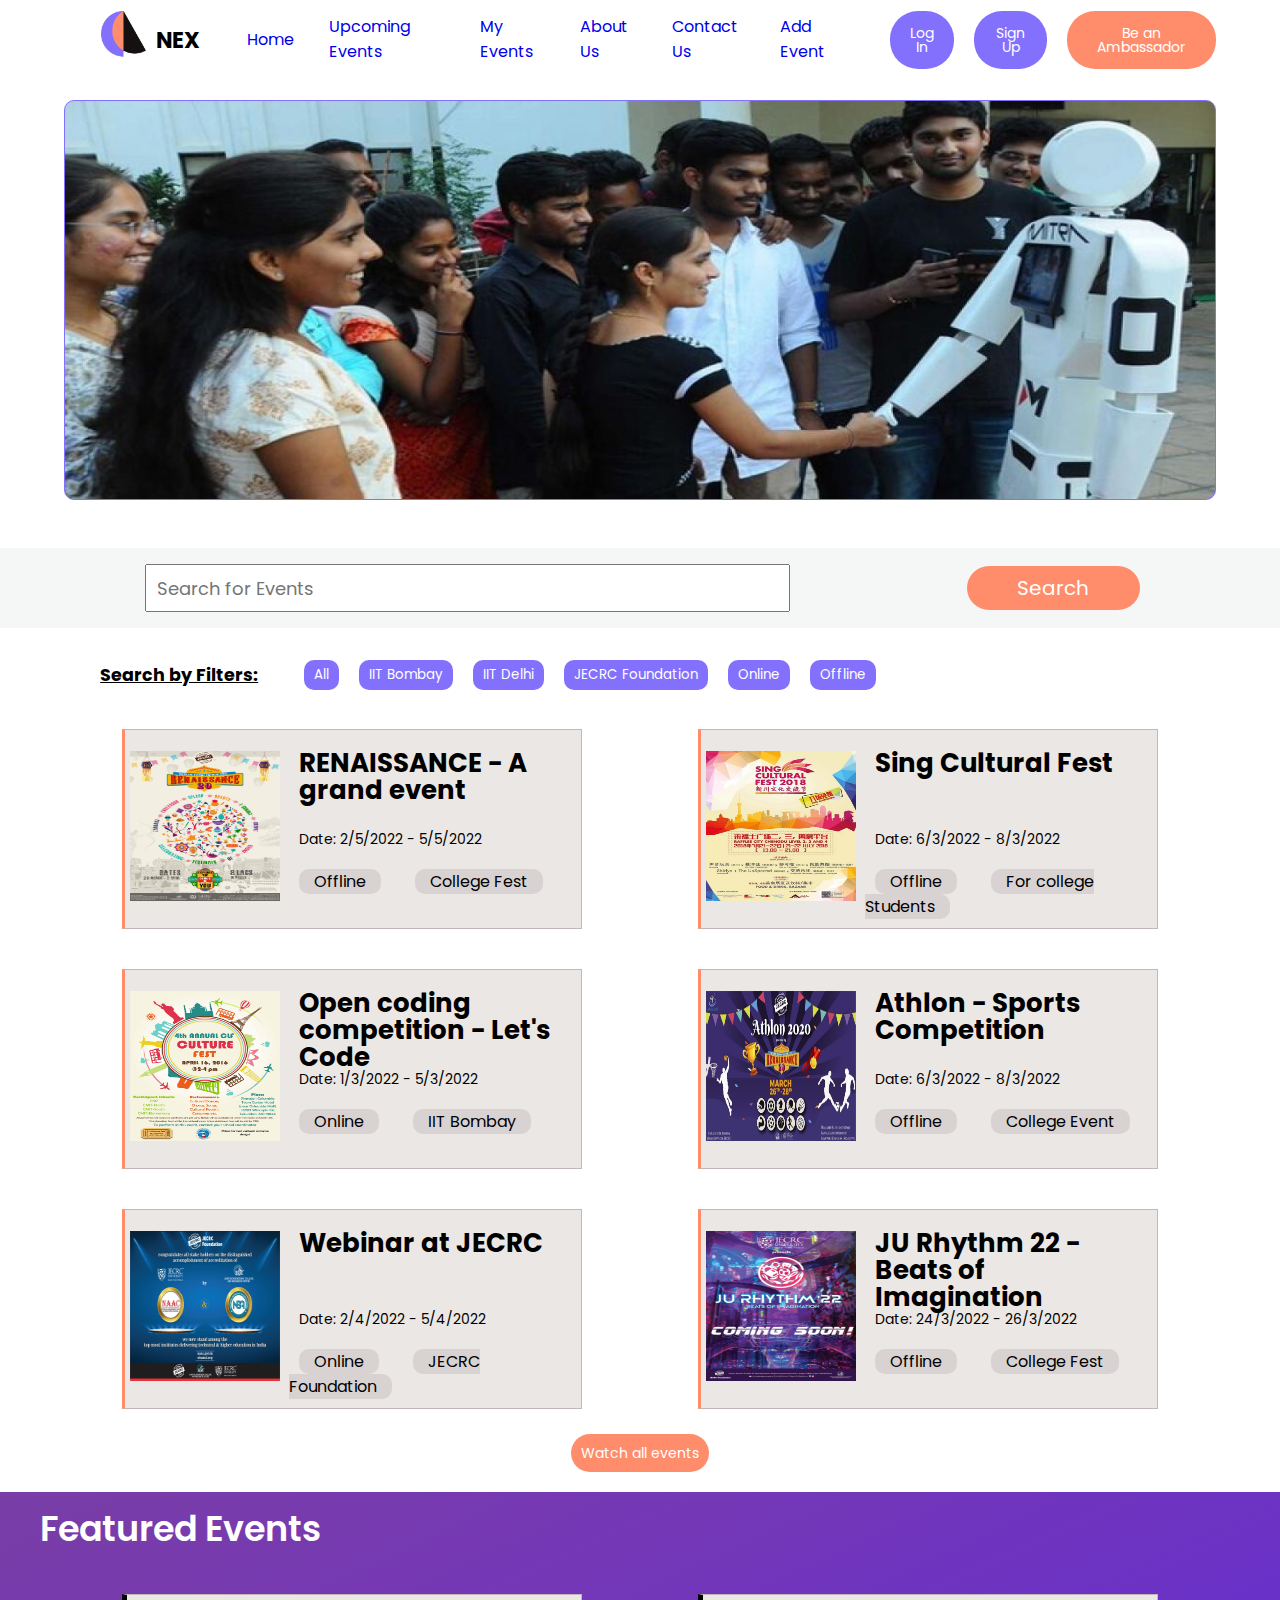
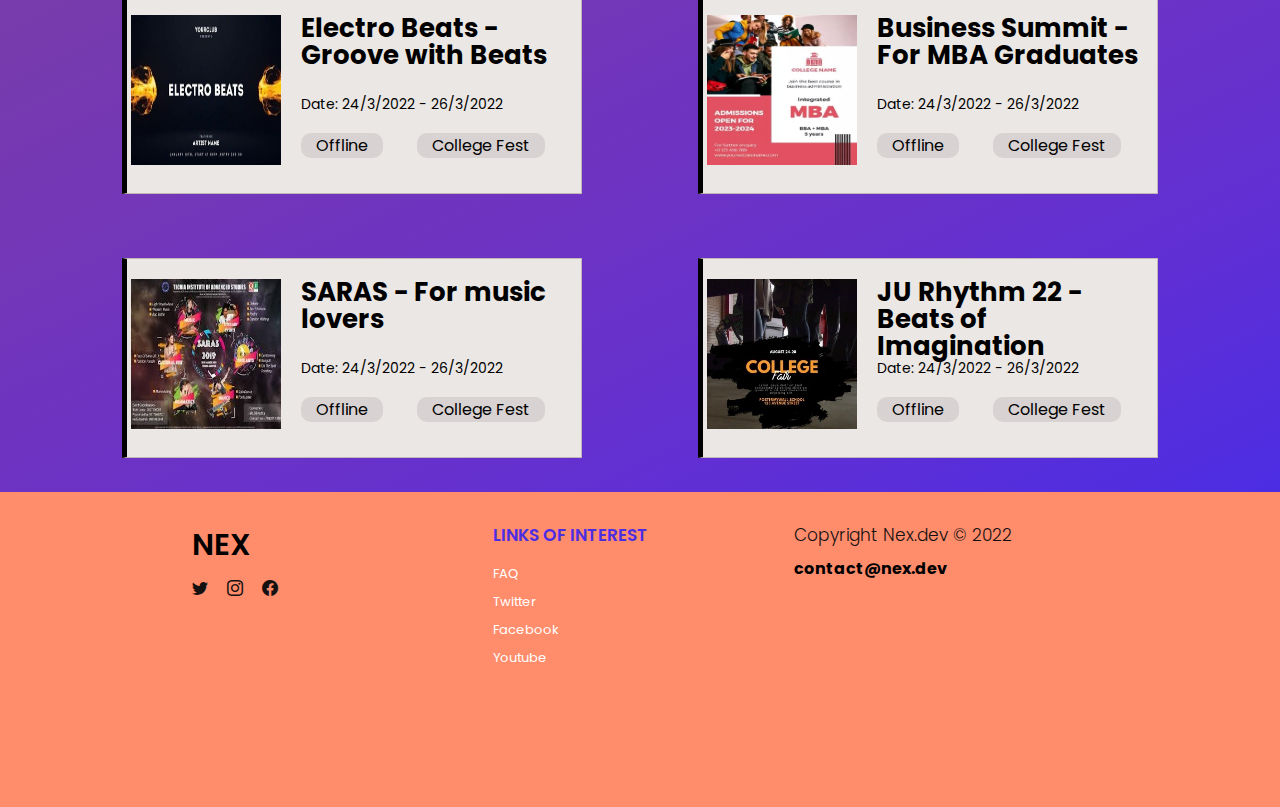
<file: html files/index.html>
<!DOCTYPE html>
<html lang="en">

<head>
    <meta charset="UTF-8">
    <meta http-equiv="X-UA-Compatible" content="IE=edge">
    <meta name="viewport" content="width=device-width, initial-scale=1.0">
    <link rel="icon" type="image/x-icon" href="../images/logo.png">
    <link rel="stylesheet" href="../css/index_css.css">
    <link rel="stylesheet" href="https://cdn.jsdelivr.net/npm/bootstrap-icons@1.8.1/font/bootstrap-icons.css">
    <title>Nex - We Schedule, You Enjoy!</title>
</head>

<body>
    <nav>
        <div class="container">
            <div class="logo">
                <a href="/html files/index.html">
                    <img src="../images/logo.png" alt=""> </a>
                <h3>NEX</h3>
            </div>
            <div class="nav-items">
                <a href="/html files/index.html">
                    <h4>Home</h4>
                </a>
                <a href="#upcoming">
                    <h4>Upcoming Events</h4>
                </a>
                <a href="/html files/my_events.html">
                    <h4>My Events</h4>
                </a>
                <a href="/html files/about.html">
                    <h4>About Us</h4>
                </a>
                <a href="#contact">
                    <h4>Contact Us</h4>
                </a>
                <a href="/html files/add.html">
                    <h4>Add Event</h4>
                </a>
            </div>
            <div class="sign">
                <a href="/html files/login.html"><button>Log In</button></a>
                <a href="/html files/sign_up.html" class="toggle"><button class="toggle">Sign Up</button></a>
                <button class="orange">Be an Ambassador</button>
            </div>
        </div>
    </nav>

    <div class="maindiv">
        <div class="container"></div>
    </div>

    <div class="search">
        <div class="container">
            <div class="input">
                <input type="text" placeholder="Search for Events">
            </div>
            <div class="search-btn">
                <button>Search</button>
            </div>
        </div>
    </div>

    <div class="filter" id="upcoming">
        <div class="container">
            <div class="text">
                <h3>Search by Filters: </h3>
            </div>
            <div class="filters">
                <button>All</button>
                <button>IIT Bombay</button>
                <button>IIT Delhi</button>
                <button>JECRC Foundation</button>
                <button>Online</button>
                <button>Offline</button>
            </div>
        </div>
    </div>

    <div class="all-events">
        <div class="container">

            <div class="event-card">
                <div class="event-image">
                    <a href="/html files/desc1.html"> <img src="../images/1.jpeg" alt="renaissance"> </a>
                </div>
                <div class="event-details">
                    <h2>RENAISSANCE - A grand event</h2>
                    <h4 class="date">Date: 2/5/2022 - 5/5/2022</h4>
                    <ul>
                        <li>Offline</li>
                        <li>College Fest</li>
                    </ul>
                </div>
            </div>

            <div class="event-card">
                <div class="event-image">
                    <a href="/html files/desc1.html"><img src="../images/2.jpeg" alt="sing-cultural fest"></a>
                </div>
                <div class="event-details">
                    <h2>Sing Cultural Fest</h2>
                    <h4 class="date">Date: 6/3/2022 - 8/3/2022</h4>
                    <ul>
                        <li>Offline</li>
                        <li>For college Students</li>
                    </ul>
                </div>
            </div>
            <div class="event-card">
                <div class="event-image">
                    <a href="/html files/desc1.html"><img src="../images/3.jpeg" alt="open coding competition"></a>
                </div>
                <div class="event-details">
                    <h2>Open coding competition - Let's Code</h2>
                    <h4 class="date">Date: 1/3/2022 - 5/3/2022</h4>
                    <ul>
                        <li>Online</li>
                        <li>IIT Bombay</li>
                    </ul>
                </div>
            </div>
            <div class="event-card">
                <div class="event-image">
                    <a href="/html files/desc1.html">
                        <img src="../images/4.jpeg" alt="athlon-sports"> </a>
                </div>
                <div class="event-details">
                    <h2>Athlon - Sports Competition</h2>
                    <h4 class="date">Date: 6/3/2022 - 8/3/2022</h4>
                    <ul>
                        <li>Offline</li>
                        <li>College Event</li>
                    </ul>
                </div>
            </div>
            <div class="event-card">
                <div class="event-image">
                    <a href="/html files/desc1.html">
                        <img src="../images/5.jpeg" alt="Webinar"></a>
                </div>
                <div class="event-details">
                    <h2>Webinar at JECRC</h2>
                    <h4 class="date">Date: 2/4/2022 - 5/4/2022</h4>
                    <ul>
                        <li>Online</li>
                        <li>JECRC Foundation</li>
                    </ul>
                </div>
            </div>
            <div class="event-card">
                <div class="event-image">
                    <a href="/html files/desc1.html"><img src="../images/6.jpeg" alt="JU Rhythm 22"></a>
                </div>
                <div class="event-details">
                    <h2>JU Rhythm 22 - Beats of Imagination</h2>
                    <h4 class="date">Date: 24/3/2022 - 26/3/2022</h4>
                    <ul>
                        <li>Offline</li>
                        <li>College Fest</li>
                    </ul>
                </div>
            </div>
        </div>
    </div>

    <div class="container-btn">
        <button class="all">Watch all events</button>
    </div>

    <div class="gradient">
        <h1 class="text">Featured Events</h1>
        <div class="gradient-flex">
            <div class="special-container">
                <div class="event-card">
                    <div class="event-image">
                        <a href="/html files/desc1.html">
                            <img src="../images/7.jpeg" alt="Electro-beats"></a>
                    </div>
                    <div class="event-details">
                        <h2>Electro Beats - Groove with Beats</h2>
                        <h4 class="date">Date: 24/3/2022 - 26/3/2022</h4>
                        <ul>
                            <li>Offline</li>
                            <li>College Fest</li>
                        </ul>
                    </div>
                </div>
                <div class="event-card">
                    <div class="event-image">
                        <a href="/html files/desc1.html">
                            <img src="../images/8.jpeg" alt="business submit"></a>
                    </div>
                    <div class="event-details">
                        <h2>Business Summit - For MBA Graduates</h2>
                        <h4 class="date">Date: 24/3/2022 - 26/3/2022</h4>
                        <ul>
                            <li>Offline</li>
                            <li>College Fest</li>
                        </ul>
                    </div>
                </div>
                <div class="event-card">
                    <div class="event-image">
                        <a href="/html files/desc1.html">
                            <img src="../images/9.jpeg" alt="saras"></a>
                    </div>
                    <div class="event-details">
                        <h2>SARAS - For music lovers</h2>
                        <h4 class="date">Date: 24/3/2022 - 26/3/2022</h4>
                        <ul>
                            <li>Offline</li>
                            <li>College Fest</li>
                        </ul>
                    </div>
                </div>
                <div class="event-card">
                    <div class="event-image">
                        <a href="/html files/desc1.html">
                            <img src="../images/10.jpeg" alt="JU Rhythm"> </a>
                    </div>
                    <div class="event-details">
                        <h2>JU Rhythm 22 - Beats of Imagination</h2>
                        <h4 class="date">Date: 24/3/2022 - 26/3/2022</h4>
                        <ul>
                            <li>Offline</li>
                            <li>College Fest</li>
                        </ul>
                    </div>
                </div>
            </div>
        </div>
    </div>
    <footer>
        <div class="footer" id="contact">
            <div class="first">
                <button>NEX</button>
                <a href="#"><i class="bi bi-twitter"></i></a>
                <a href="#"><i class="bi bi-instagram"></i></a>
                <a href="#"><i class="bi bi-facebook"></i></a>
            </div>
            <div class="second">
                <h3>LINKS OF INTEREST</h3>
                <a href="#">
                    <p>FAQ</p>
                </a>
                <a href="#">
                    <p>Twitter</p>
                </a>
                <a href="#">
                    <p>Facebook</p>
                </a>
                <a href="#">
                    <p>Youtube</p>
                </a>
            </div>
            <div class="third">
                <h3>Copyright Nex.dev &copy; 2022 </h3>
                <h4>contact@nex.dev</h4>
            </div>
        </div>
    </footer>


    <script src="../js/login.js"></script>
    
</body>

</html>
</file>
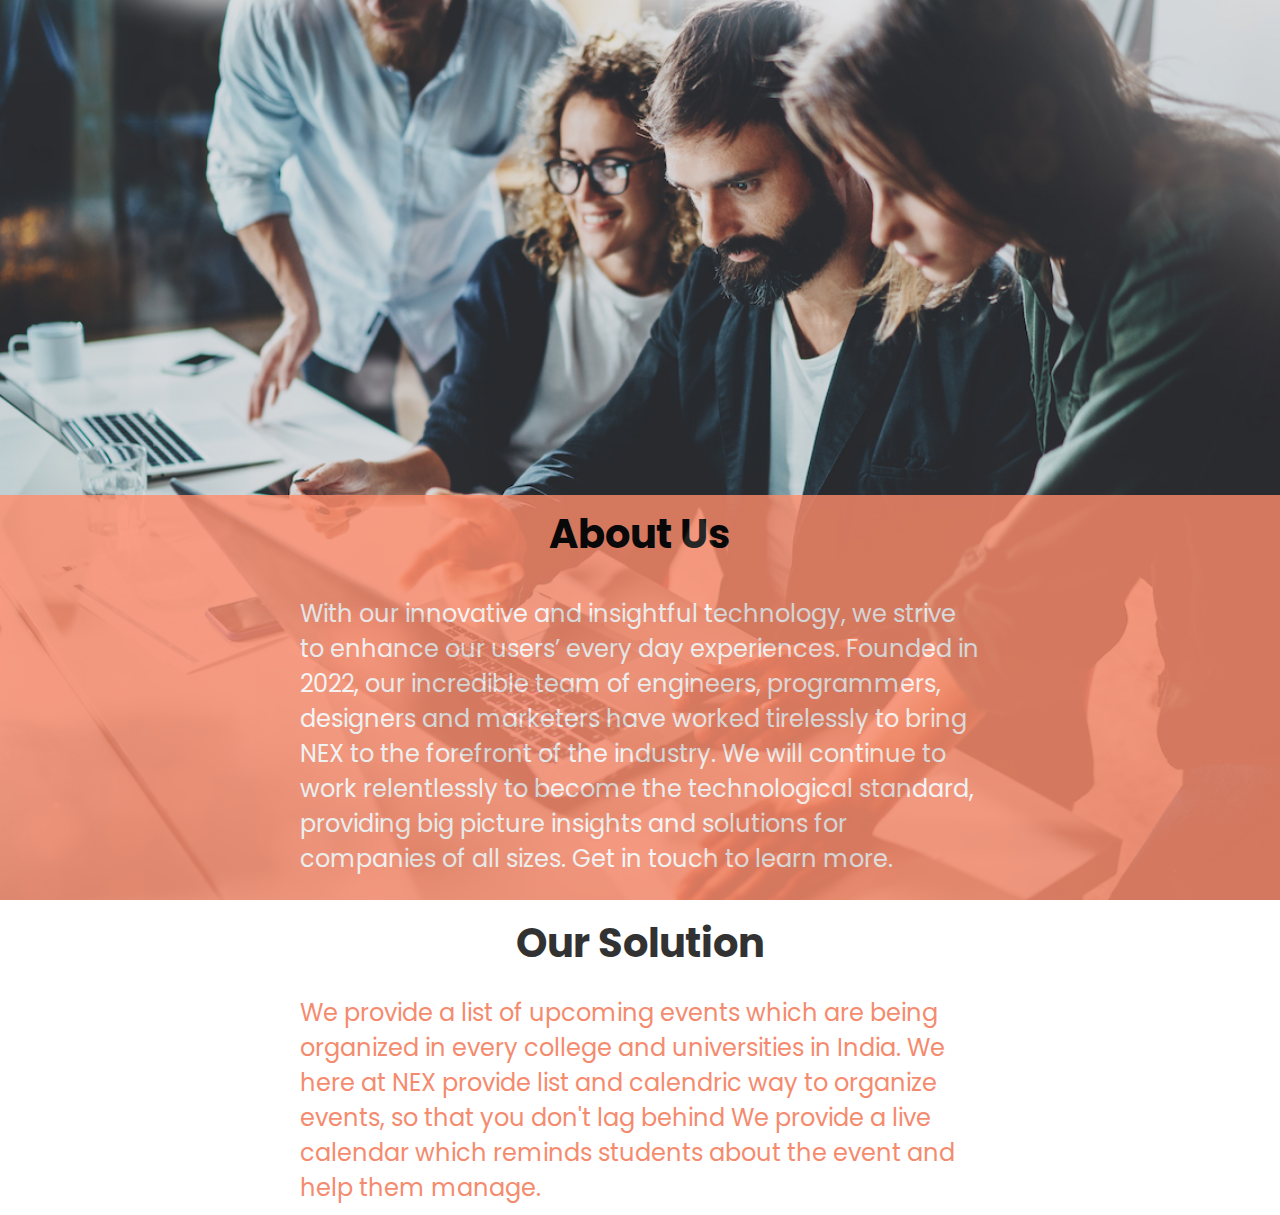
<file: html files/about.html>
<!DOCTYPE html>
<html lang="en">

<head>
    <meta charset="UTF-8">
    <meta http-equiv="X-UA-Compatible" content="IE=edge">
    <meta name="viewport" content="width=device-width, initial-scale=1.0">
    <link rel="icon" type="image/x-icon" href="../images/logo.png">
    <link rel="stylesheet" href="../css/about_css.css">
    <title>Nex - About Us</title>
</head>

<body>
    <div class="main">
        
            <div class="container">
                <a href="/html files/index.html"> <div class="empty"></div> </a>    
                <div class="about-us">
                    <h1 class="head">About Us</h1>
                    <p class="text">
                        With our innovative and insightful technology, we strive to enhance our users’ every day
                        experiences. Founded in 2022, our incredible team of engineers, programmers, designers and
                        marketers have worked tirelessly to bring NEX to the forefront of the industry. We will continue
                        to work relentlessly to become the technological standard, providing big picture insights and
                        solutions for companies of all sizes. Get in touch to learn more.
                    </p>
                </div>
                <div class="our-solution">
                    <h1 class="head">Our Solution</h1>
                    <p class="text">We provide a list of upcoming events which are being organized in every college and
                        universities in India.
                        We here at NEX provide list and calendric way to organize events, so that you don't lag behind
                        We provide a live calendar which reminds students about the event and help them manage.</p>
                </div>
            </div>
       
    </div>
</body>

</html>
</file>
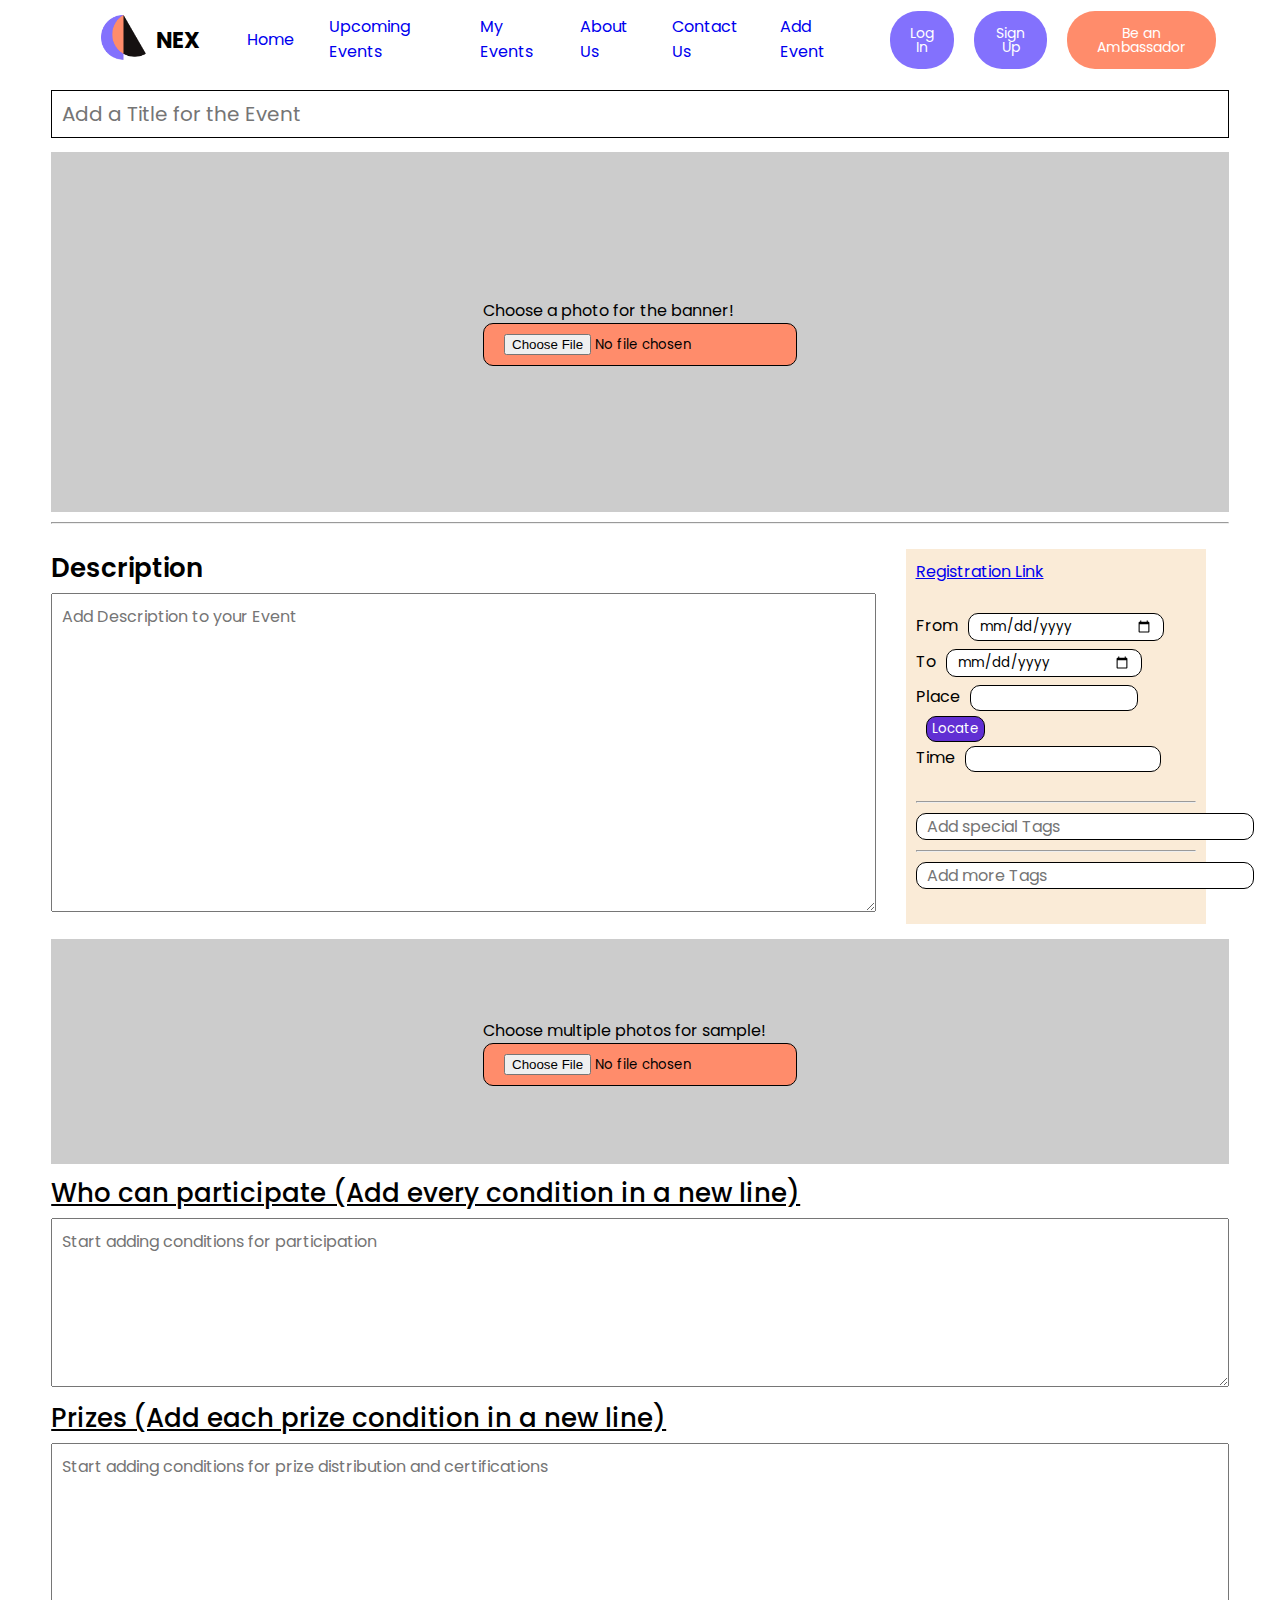
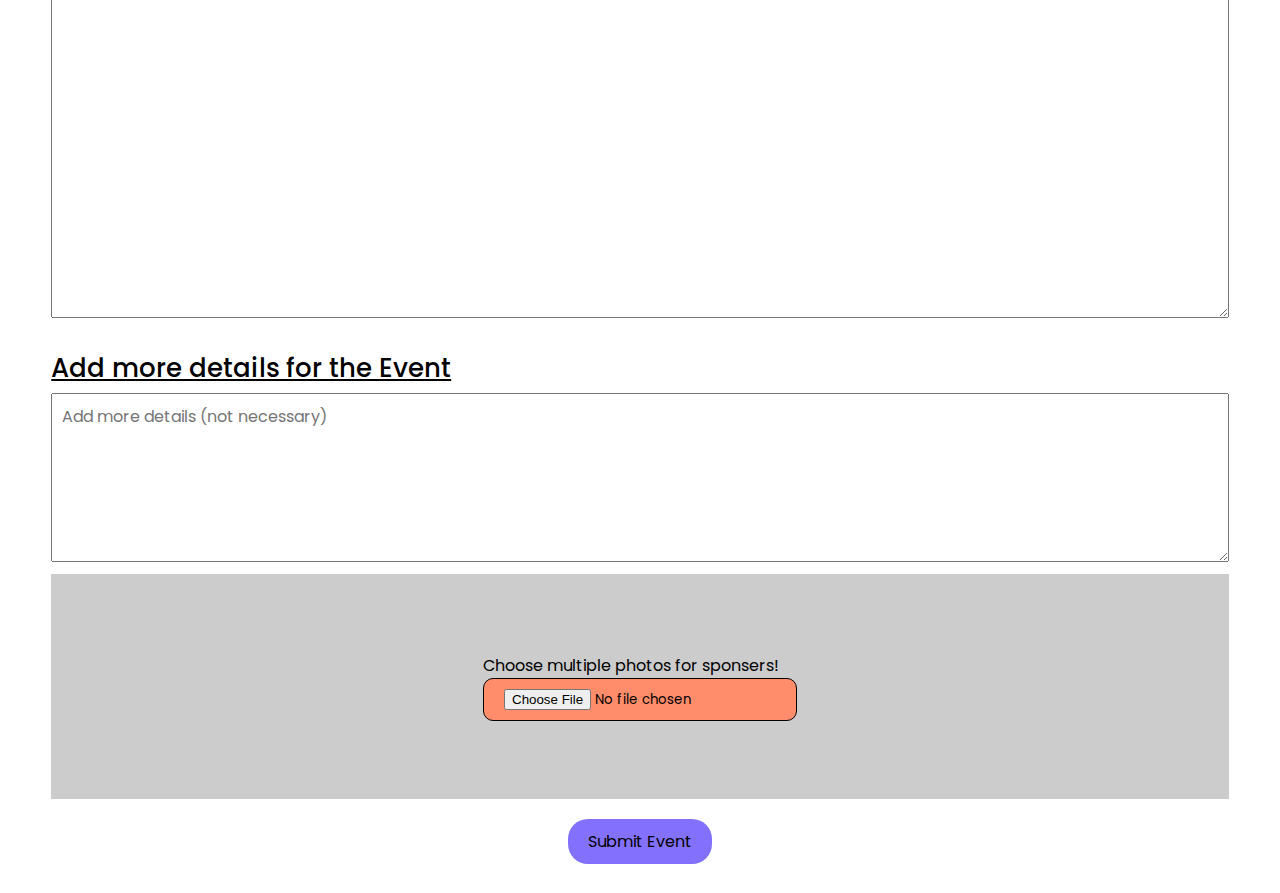
<file: html files/add.html>
<!DOCTYPE html>
<html lang="en">

<head>
    <meta charset="UTF-8">
    <meta http-equiv="X-UA-Compatible" content="IE=edge">
    <link rel="icon" type="image/x-icon" href="../images/logo.png">
    <meta name="viewport" content="width=device-width, initial-scale=1.0">
    <link rel="stylesheet" href="../css/add_css.css">
    <title>Add Event</title>
</head>

<body>
    <nav>
        <div class="container">
            <div class="logo">
                <img src="../images/logo.png" alt="">
                <h3>NEX</h3>
            </div>
            <div class="nav-items">
                <a href="/html files/index.html">
                    <h4>Home</h4>
                </a>
                <a href="#upcoming">
                    <h4>Upcoming Events</h4>
                </a>
                <a href="/html files/my_events.html">
                    <h4>My Events</h4>
                </a>
                <a href="/html files/about.html">
                    <h4>About Us</h4>
                </a>
                <a href="#contact">
                    <h4>Contact Us</h4>
                </a>
                <a href="/html files/add.html">
                    <h4>Add Event</h4>
                </a>
            </div>
            <div class="sign">
                <a href="/html files/login.html"><button>Log In</button></a>
                <a href="/html files/sign_up.html" class="toggle"><button class="toggle">Sign Up</button></a>
                <button class="orange">Be an Ambassador</button>
            </div>
        </div>
    </nav>
    <div class="container-main">
        <div class="heading">
            <input type="text" class="fill-head" id="heading" placeholder="Add a Title for the Event">
        </div>
        <div class="banner-image">
            <!-- <button class="banner">Add a Banner Image</button> -->
            <form action="/action_page.php">
                <label for="photo" class="label">Choose a photo for the banner!</label>

                <input type="file" id="photo" name="photo" accept="image/*">
            </form>
        </div>
        <hr style="margin: 10px 0;">
        <div class="description">
            <div class="main-desc">
                <label for="desc" style="font-size: 26px; font-weight: 600;">Description</label>
                <textarea name="" id="desc" cols="80" rows="9" class="desc"
                    placeholder="Add Description to your Event"></textarea>
            </div>
            <div class="short-desc">
                <div class="cont">
                    <a href="#">Registration Link</a>
                    <br><br>
                    <label for="from">From </label>
                    <input type="date" class="small-input" id="from"><br>
                    <label for="to">To </label>
                    <input type="date" class="small-input" id="to"><br>
                    <label for="extra-small-input">Place</label>
                    <input type="text" id="extra-small-input">
                    <button id="locate">Locate</button><br>
                    <label for="time">Time</label>
                    <input type="text" class="small-input" id="time">
                    <br><br>
                    <hr>
                    <input type="text" class="tags" placeholder="Add special Tags">
                    <hr>
                    <input type="text" class="tags" placeholder="Add more Tags">
                </div>
            </div>
        </div>
        <div class="gallery">
            <form action="/action_page.php">
                <label for="photo" class="label">Choose multiple photos for sample!</label>

                <input type="file" id="photo" name="photo" accept="image/*">
            </form>
        </div>
        <div class="who-can">
            <label class="topic-head" for="conditions">Who can participate (Add every condition in a new line)</label>
            <br>
            <textarea name="" id="conditions" cols="30" rows="10" class="condition"
                placeholder="Start adding conditions for participation"></textarea>
        </div>
        <div class="prizes">
            <label class="topic-head" for="prize-conditions">Prizes (Add each prize condition in a new line)</label>
            <br>
            <textarea name="" id="prize-conditions" cols="30" rows="10" class="prize-condition"
                placeholder="Start adding conditions for prize distribution and certifications"></textarea>
        </div>
        <div class="who-can">
            <label class="topic-head" for="conditions">Add more details for the Event</label>
            <br>
            <textarea name="" id="conditions" cols="30" rows="10" class="condition"
                placeholder="Add more details (not necessary)"></textarea>
        </div>
        <div class="sponsors">
            <form action="/action_page.php">
                <label for="photo" class="label">Choose multiple photos for sponsers!</label>

                <input type="file" id="photo" name="photo" accept="image/*">
            </form>
        </div>
        <div class="submit">
            <a href="#" class="">Submit Event</a>
        </div>
    </div>
    <script>
        function display(){
            let input = document.getElementById("extra-small-input");
            input.value = "JECRC Foundation";
        }
        let locate = document.getElementById("locate");
        console.log(locate);
        locate.addEventListener("click", display)
    </script>
</body>

</html>
</file>
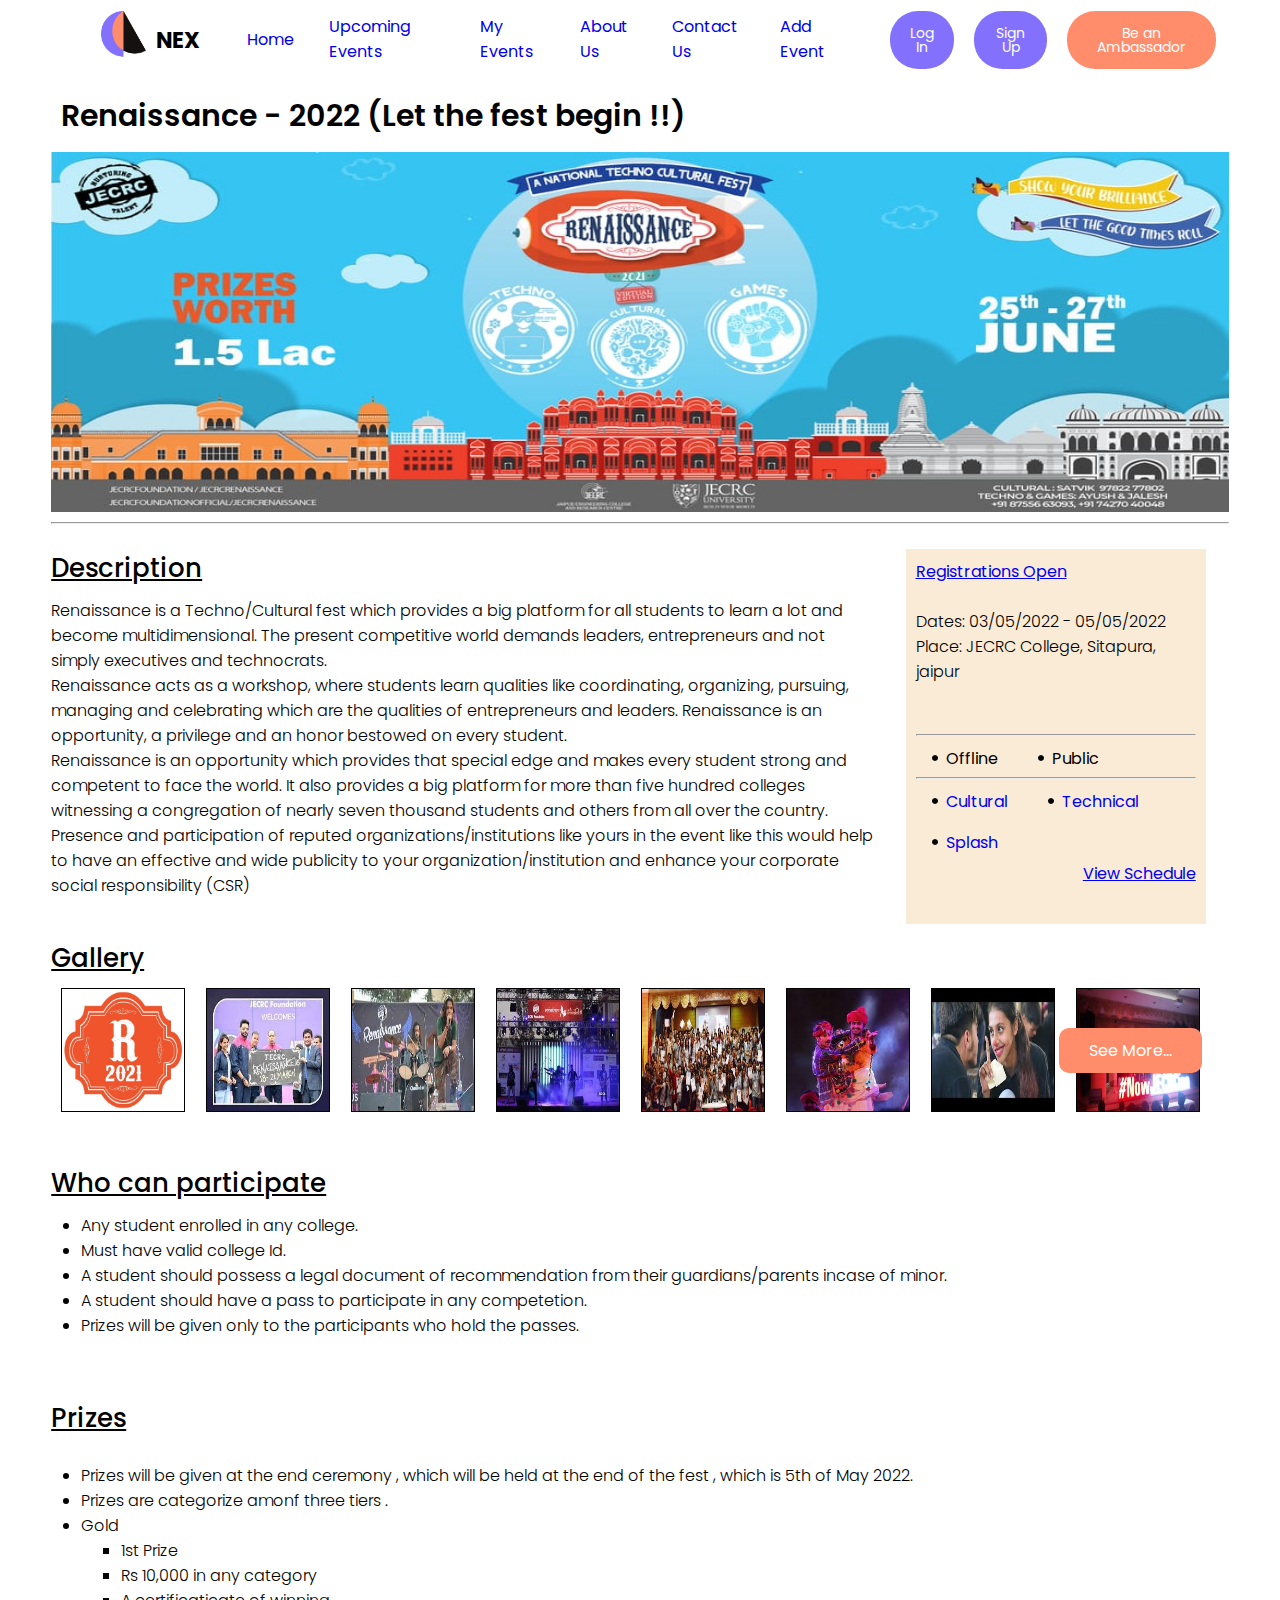
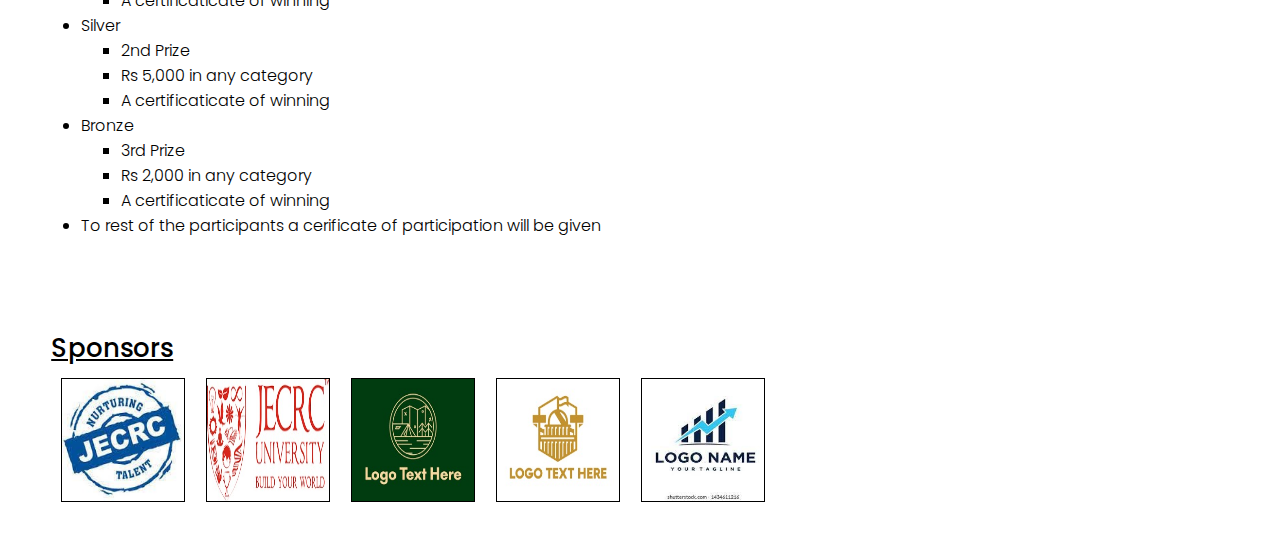
<file: html files/desc1.html>
<!DOCTYPE html>
<html lang="en">
<head>
    <meta charset="UTF-8">
    <meta http-equiv="X-UA-Compatible" content="IE=edge">
    <meta name="viewport" content="width=device-width, initial-scale=1.0">
    <link rel="icon" type="image/x-icon" href="../images/logo.png">
    <link rel="stylesheet" href="../css/desc1_css.css">
    <title>Description - Renaissance 2022</title>
</head>
<body>
    <nav>
        <div class="container">
            <div class="logo">
                <a href="/html files/index.html">
                    <img src="../images/logo.png" alt=""> </a>
                <h3>NEX</h3>
            </div>
            <div class="nav-items">
                <a href="/html files/index.html"><h4>Home</h4> </a>  
                <a href="#upcoming"><h4>Upcoming Events</h4></a>
                <a href="/html files/my_events.html"><h4>My Events</h4></a>
                <a href="/html files/about.html"><h4>About Us</h4></a>
                <a href="#contact"><h4>Contact Us</h4></a>
                <a href="/html files/add.html"><h4>Add Event</h4></a>
            </div>
            <div class="sign">
                <a href="/html files/login.html"><button>Log In</button></a>
                <a href="/html files/login.html" class="toggle"><button class="toggle">Sign Up</button></a>
                <button class="orange">Be an Ambassador</button>
            </div>
        </div>
    </nav>
    <div class="container-main">
        <div class="heading">
            <h1 class="head">Renaissance - 2022 (Let the fest begin !!)</h1>
        </div>
        <div class="banner-image">
            <img src="../images/desc1/banner.jpeg" alt="">
        </div>
        <hr style="margin: 10px 0;">
        <div class="description">
            <div class="main-desc">
                <h2 class="topic-head">Description</h2>
                <p class="text">Renaissance is a Techno/Cultural fest which provides a big platform for all students to learn a lot and become multidimensional. The present competitive world demands leaders, entrepreneurs and not simply executives and technocrats. <br>
                    Renaissance acts as a workshop, where students learn qualities like coordinating, organizing, pursuing, managing and celebrating which are the qualities of entrepreneurs and leaders. Renaissance is an opportunity, a privilege and an honor bestowed on every student. <br>
                    Renaissance is an opportunity which provides that special edge and makes every student strong and competent to face the world. It also provides a big platform for more than five hundred colleges witnessing a congregation of nearly seven thousand students and others from all over the country. Presence and participation of reputed organizations/institutions like yours in the event like this would help to have an effective and wide publicity to your organization/institution and enhance your corporate social responsibility (CSR)</p>
            </div>
            <div class="short-desc">
                <div class="cont">
                    <a href="#">Registrations Open</a>
                    <br><br>
                    <p class="text">Dates: 03/05/2022 - 05/05/2022</p>
                    <p class="text">Place: JECRC College, Sitapura, jaipur</p>
                    <br><br><hr>
                    <ul>
                        <li>Offline</li>
                        <li>Public</li>
                    </ul>
                    <hr>
                    <ul>
                        <li><a href="#">Cultural</a></li>
                        <li><a href="#">Technical</a></li>
                        <li><a href="#">Splash</a></li>
                    </ul>
                    <a href="#" class="schedule">View Schedule</a>
                </div>
            </div>
        </div>
        <div class="gallery">
            <h2 class="topic-head">Gallery</h2>
            <div class="image-container">
                <div class="images">
                    <img src="../images/desc1/g1.jpeg" alt="">
                    <img src="../images/desc1/g2.jpeg" alt="">
                    <img src="../images/desc1/g3.jpeg" alt="">
                    <img src="../images/desc1/g4.jpeg" alt="">
                    <img src="../images/desc1/g5.jpeg" alt="">
                    <img src="../images/desc1/g6.jpeg" alt="">
                    <img src="../images/desc1/g7.jpeg" alt="">
                    <img src="../images/desc1/g8.jpeg" alt="">
                </div>
                <div class="more">
                    <button class="btn-more">See More...</button>
                </div>
            </div>
        </div>
        <div class="who-can">
            <h2 class="topic-head">Who can participate</h2>
            <ul>
                <li class="text">Any student enrolled in any college. </li>
                <li class="text">Must have valid college Id.</li>
                <li class="text">A student should possess a legal document of recommendation from their guardians/parents incase of minor.</li>
                <li class="text">A student should have a pass to participate in any competetion.</li>
                <li class="text">Prizes will be given only to the participants who hold the passes.</li>
            </ul>
        </div>
        <div class="prizes">
            <h2 class="topic-head">Prizes</h2>
            <br>
            <ul class="text">
                <li class="outer">Prizes will be given at the end ceremony , which will be held at the end of the fest , which is 5th of May 2022.</li>
                <li class="outer">Prizes are categorize amonf three tiers .</li>
                <li class="outer">Gold</li>
                <ul>
                    <li class="inner">1st Prize</li>
                    <li class="inner">Rs 10,000 in any category</li>
                    <li class="inner">A certificaticate of winning</li>
                </ul>
                <li class="outer">Silver</li>
                <ul>
                    <li class="inner"> 2nd Prize </li>
                    <li class="inner"> Rs 5,000 in any category</li>
                    <li class="inner"> A certificaticate of winning</li>
                </ul>
                <li class="outer">Bronze</li>
                <ul>
                    <li class="inner">3rd Prize</li>
                    <li class="inner">Rs 2,000 in any category</li>
                    <li class="inner">A certificaticate of winning</li>
                </ul>
                <li class="outer">To rest of the participants a cerificate of participation will be given</li>
            </ul>
        </div>
        <div class="sponsors">
            <h2 class="topic-head">Sponsors</h2>
            <div class="sponsor-images">
                <img src="../images/desc1/s1.jpeg" alt="">
                <img src="../images/desc1/s2.jpeg" alt="">
                <img src="../images/desc1/s3.jpeg" alt="">
                <img src="../images/desc1/s4.jpeg" alt="">
                <img src="../images/desc1/s5.jpeg" alt="">
            </div>
        </div>
    </div>
</body>
</html>
</file>
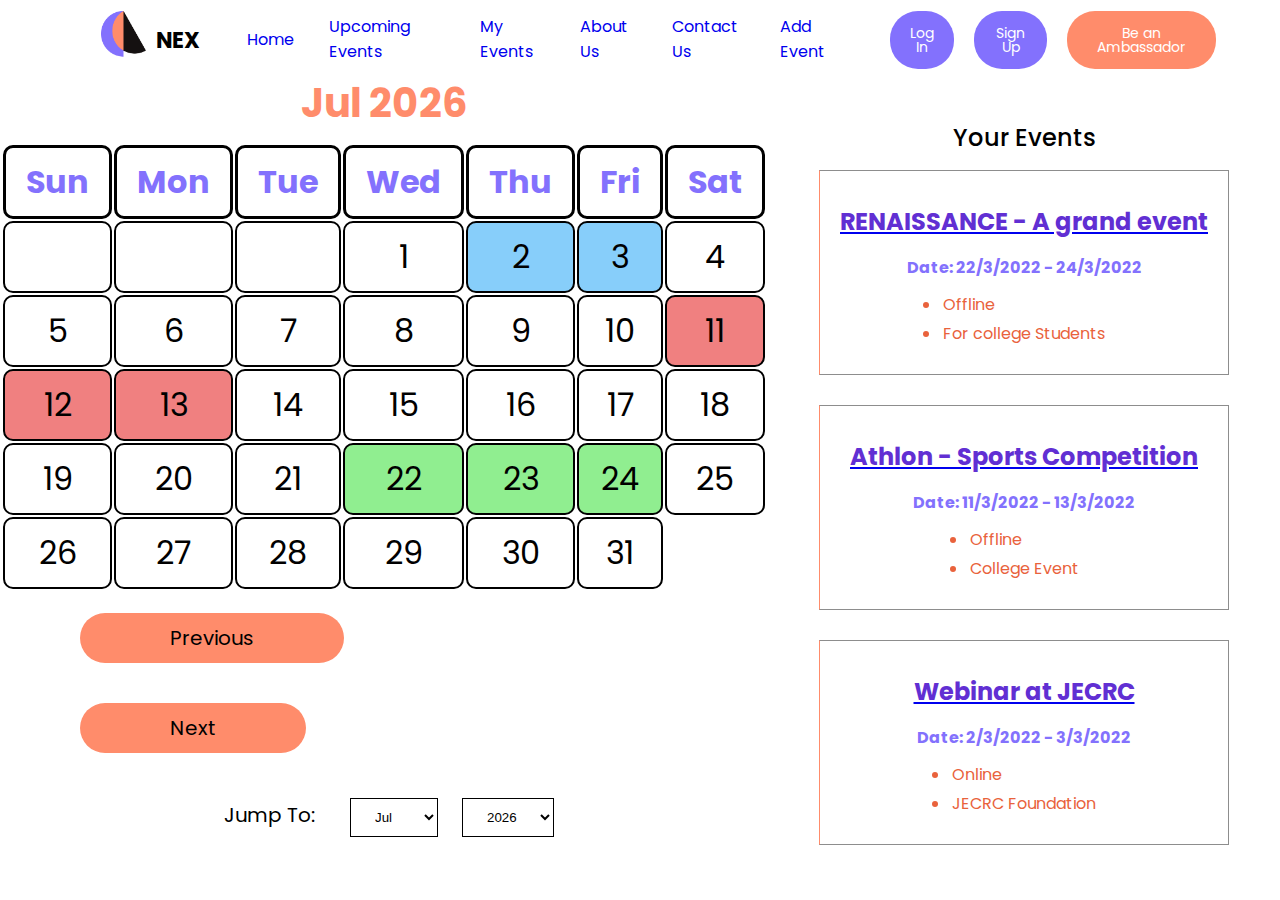
<file: html files/my_events.html>
<!DOCTYPE html>
<html lang="en">

<head>
    <meta charset="UTF-8">
    <meta http-equiv="X-UA-Compatible" content="IE=edge">
    <meta name="viewport" content="width=device-width, initial-scale=1.0">
    <link rel="icon" type="image/x-icon" href="../images/logo.png">
    <link rel="stylesheet" href="../css/my_events_css.css">
    <title>My Events</title>
</head>

<body>
    <nav>
        <div class="container">
            <div class="logo">
                <a href="/html files/index.html">
                    <img src="../images/logo.png" alt="logo"> </a>
                <h3>NEX</h3>
            </div>
            <div class="nav-items">
                <a href="/html files/index.html"><h4>Home</h4> </a>  
                <a href="#upcoming"><h4>Upcoming Events</h4></a>
                <a href="/html files/my_events.html"><h4>My Events</h4></a>
                <a href="/html files/about.html"><h4>About Us</h4></a>
                <a href="#contact"><h4>Contact Us</h4></a>
                <a href="/html files/add.html"><h4>Add Event</h4></a>
            </div>
            <div class="sign">
                <a href="/html files/login.html"><button>Log In</button></a>
                <a href="/html files/login.html" class="toggle"><button class="toggle">Sign Up</button></a>
                <button class="orange">Be an Ambassador</button>
            </div>
        </div>
    </nav>
    <div class="container-calendar">
        <div class="card">
            <h3 class="card-header" id="monthAndYear"></h3>
            <table class="table" id="calendar">
                <thead>
                <tr>
                    <th class="days">Sun</th>
                    <th class="days">Mon</th>
                    <th class="days">Tue</th>
                    <th class="days">Wed</th>
                    <th class="days">Thu</th>
                    <th class="days">Fri</th>
                    <th class="days">Sat</th>
                </tr>
                </thead>
    
                <tbody id="calendar-body">
    
                </tbody>
            </table>
    
            <div class="form">
    
                <button class="btn" id="previous" onclick="previous()">Previous</button>
    
                <button class="btn" id="next" onclick="next()">Next</button>
            </div>
            <br/>
            <form class="form-jump-to">
                <label class="lead" for="month">Jump To: </label>
                <select class="form-select" name="month" id="month" onchange="jump()">
                    <option value=0>Jan</option>
                    <option value=1>Feb</option>
                    <option value=2>Mar</option>
                    <option value=3>Apr</option>
                    <option value=4>May</option>
                    <option value=5>Jun</option>
                    <option value=6>Jul</option>
                    <option value=7>Aug</option>
                    <option value=8>Sep</option>
                    <option value=9>Oct</option>
                    <option value=10>Nov</option>
                    <option value=11>Dec</option>
                </select>
    
    
                <label for="year"></label><select class="form-select" name="year" id="year" onchange="jump()">
                <option value=2022>2022</option>
                <option value=2023>2023</option>
                <option value=2024>2024</option>
                <option value=2025>2025</option>
                <option value=2026>2026</option>
                <option value=2027>2027</option>
                <option value=2028>2028</option>
                <option value=2029>2029</option>
                <option value=2030>2030</option>
            </select></form>
        </div>
        <div class="events">
            <h2 class="event-head">Your Events</h2>
            <div class="event">
                <a href="/html files/desc1.html">  
                <h2 class="head">RENAISSANCE - A grand event</h2> </a>
                <h4 class="date">Date: 22/3/2022 - 24/3/2022</h4> 
                <ul>
                    <li class="item">Offline</li>
                    <li class="item">For college Students</li>
                </ul>
            </div>
            <div class="event">
                <a href="/html files/desc1.html">  
                <h2 class="head">Athlon - Sports Competition</h2></a>
                <h4 class="date">Date: 11/3/2022 - 13/3/2022</h4>
                <ul>
                    <li class="item">Offline</li>
                    <li class="item">College Event</li>
                </ul>
            </div>
            <div class="event">
                <a href="/html files/desc1.html">  
                <h2 class="head">Webinar at JECRC</h2> </a>
                    <h4 class="date">Date: 2/3/2022 - 3/3/2022</h4>
                    <ul>
                        <li class="item">Online</li>
                        <li class="item">JECRC Foundation</li>
                    </ul>
            </div>
        </div>
    </div>
    <script src="../js/calendar.js"></script>
</body>

</html>
</file>
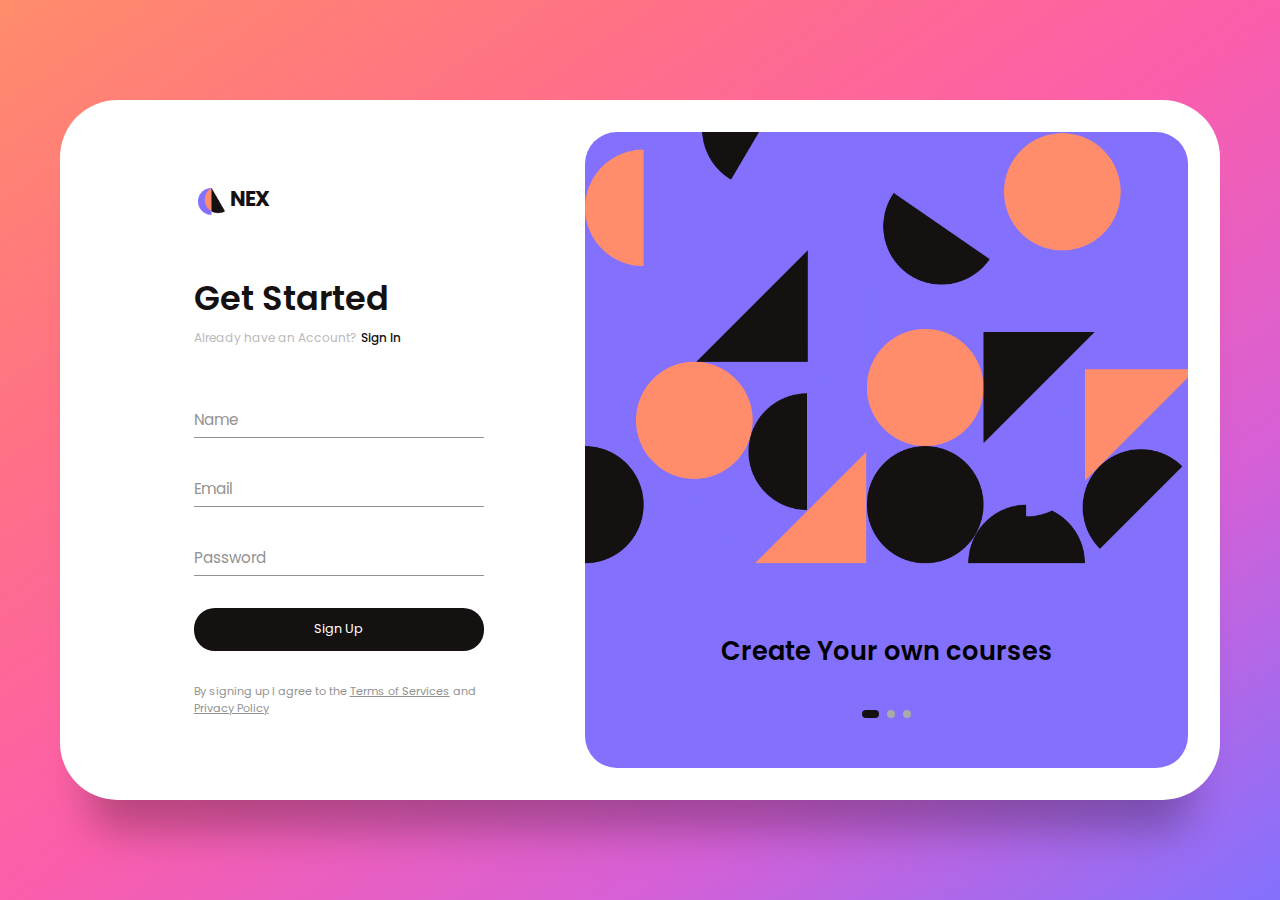
<file: html files/sign_up.html>
<!DOCTYPE html>
<html lang="en">

<head>
    <meta charset="UTF-8">
    <meta http-equiv="X-UA-Compatible" content="IE=edge">
    <meta name="viewport" content="width=device-width, initial-scale=1.0">
    <link rel="icon" type="image/x-icon" href="../images/logo.png">
    <link rel="stylesheet" href="../css/login.css">
    <title>Sign In & Sign Up Form</title>
</head>

<body>

    <main>
        <div class="box">
            <div class="inner-box">
                <div class="forms-wrap">
                    <!-- <form action="index.html" autocomplete="off" class="sign-in-form">
                        <div class="logo">
                            <img src="../images/logo.png" alt="nex">
                            <h3>NEX</h3>
                        </div>
                        <div class="heading">
                            <h2>Welcome Back</h2>
                            <h6>Not registered yet?</h6>
                            <a href="#" class="toggle">Sign Up</a>
                        </div>
                        <div class="actual-form">
                            <div class="input-wrap">
                                <input type="text" minlength="4" autocomplete="off" class="input-field" required>
                                <label>Name</label>
                            </div>
                            <div class="input-wrap">
                                <input type="password" minlength="4" autocomplete="off" class="input-field" required>
                                <label>Password</label>
                            </div>
                            <input type="submit" value="Sign In" class="sign-btn">
                            <p class="text">Forgot your password or login details? <a href="#">Get Help</a> signing in
                            </p>
                        </div>
                    </form> -->
                    <form action="index.html" autocomplete="off" class="sign-in-form">
                        <div class="logo">
                            <img src="../images/logo.png" alt="nex">
                            <h3>NEX</h3>
                        </div>
                        <div class="heading">
                            <h2>Get Started</h2>
                            <h6>Already have an Account?</h6>
                            <a href="#" class="toggle">Sign In</a>
                        </div>
                        <div class="actual-form">
                            <div class="input-wrap">
                                <input type="text" minlength="4" autocomplete="off" class="input-field" required>
                                <label>Name</label>
                            </div>
                            <div class="input-wrap">
                                <input type="email" minlength="4" autocomplete="off" class="input-field" required>
                                <label>Email</label>
                            </div>
                            <div class="input-wrap">
                                <input type="password" minlength="4" autocomplete="off" class="input-field" required>
                                <label>Password</label>
                            </div>
                            <input type="submit" value="Sign Up" class="sign-btn">
                            <p class="text">By signing up I agree to the <a href="#">Terms of Services</a> and <a
                                    href="#">Privacy Policy</a></p>
                        </div>
                    </form>
                    <form action="index.html" autocomplete="off" class="sign-up-form">
                        <div class="logo">
                            <img src="../images/logo.png" alt="nex">
                            <h3>NEX</h3>
                        </div>
                        <div class="heading">
                            <h2>Welcome Back</h2>
                            <h6>Not registered yet?</h6>
                            <a href="#" class="toggle">Sign Up</a>
                        </div>
                        <div class="actual-form">
                            <div class="input-wrap">
                                <input type="text" minlength="4" autocomplete="off" class="input-field" required>
                                <label>Name</label>
                            </div>
                            <div class="input-wrap">
                                <input type="password" minlength="4" autocomplete="off" class="input-field" required>
                                <label>Password</label>
                            </div>
                            <input type="submit" value="Sign In" class="sign-btn">
                            <p class="text">Forgot your password or login details? <a href="#">Get Help</a> signing in
                            </p>
                        </div>
                    </form>
                </div>
                <div class="carousel">
                    <div class="images-wrapper">
                        <img src="../images/image1.png" alt="" class="image img-1 show">
                        <img src="../images/image2.png" alt="" class="image img-2">
                        <img src="../images/image3.png" alt="" class="image img-3">
                    </div>
                    <div class="text-slider">
                        <div class="text-wrap">
                            <div class="text-group">
                                <h2>Create Your own courses</h2>
                                <h2>Customize as you like</h2>
                                <h2>Invite students to your class</h2>
                            </div>
                        </div>
                        <div class="bullets">
                            <span class="active" data-value="1"></span>
                            <span data-value="2"></span>
                            <span data-value="3"></span>
                        </div>
                    </div>
                </div>
            </div>
        </div>
    </main>

    <!-- javascript file  -->
    <script src="../js/login.js"></script>
</body>

</html>
</file>
<file: css/index_css.css>
@import url('https://fonts.googleapis.com/css2?family=Poppins:wght@100;200;300;400;500;600;700;800;900&family=Raleway:wght@300&display=swap');

*,
*::after,
*::before {
    margin: 0;
    padding: 0;
    box-sizing: border-box;
}

body, input, button{
    font-family: 'Poppins', sans-serif;
    /* background-color: #FF8C6B; */
}

nav {
    position: sticky;
    top: 0;
    width: 100%;
    background-color: white;
    display: flex;
    justify-content: center;
    align-items: center;
    height: 5rem;
}

.container{
    display: flex;
    width: 90%;
    height: 5rem;
}

.container .logo{
    display: flex;
    width: 15%;
    justify-content: center;
    align-items: center;
}

.container .logo img{
    width: 55px;
    padding: 0 5px;
    cursor: pointer;
}

.container .logo h3{
    font-size: 22px;
    padding: 0 5px;
    cursor: pointer;
}

.container .nav-items{
    width: 55%;
    display: flex;
    justify-content: center;
    align-items: center;
}

.container .nav-items a{
    text-decoration: none;
}

.container .nav-items a h4{
    font-weight: 400;
    margin: 0 15px 0 0;
    padding: 0 10px;
}

.container .nav-items .active{
    color: #612fd3;
}

.container .nav-items h4::after{
    content: '';
    width: 0%;
    height: 2px;
    background: #8371fd;
    display: block;
    margin: auto;
    transition: 0.3s;
}

.container .nav-items h4:hover::after{
    width: 100%;
}

.container .nav-items h4:hover{
    color: #8371fd;
    cursor: pointer;
}

.container .sign{
    width: 30%;
    display: flex;
    justify-content: center;
    align-items: center;
}

.container .sign button{
    padding: 15px 20px;
    margin: 0 0 0 20px;
    background-color: #8371fd;
    border-radius: 28px;
    color: white;
    transition: 0.3s;
    border: none;
    font-size: 14px;
    line-height: 1;
}

.container .sign button:hover{
    color: #8371fd;
    background-color: white;
    cursor: pointer;
}

.container .sign button.orange{
    /* background-color: white; */
    background-color: #FF8C6B;
    /* color: #151111; */
}

.container .sign button.orange:hover{
    color: white;
    background-color: #e9623c;
}

.maindiv .container{
    display: flex;
    margin: 20px auto 3rem auto;
    justify-content: center;
    align-items: center;
    /* width: 90%; */
    height: 400px;
    /* position: absolute; */
    /* left: 50%; */
    /* top: 43%; */
    background-image: url("../images/carousel1.jpeg");
    background-size: 100% 100%;
    /* transform: translate(-50%, -50%); */
    animation: slider 9s infinite;
    border: 1px solid #8371fd;
    border-radius: 10px;
}

@keyframes slider{
    0%{
        background-image: url("../images/carousel1.jpeg");
    }
    33%{
        background-image: url("../images/carousel2.jpeg");
    }
    67%{
        background-image: url("../images/carousel3.jpeg");
    }
}

.search {
    display: flex;
    justify-content: center;
    align-items: center;
    background-color: #f5f7f6;
    margin-bottom: 15px;
}

.search .container{
    width: 90%;
    display: flex;
    /* background-color: #8371fd; */
}


.input{
    display: flex;
    align-items: center;
    justify-content: center;
    width: 70%;
}

.input input{
    height: 3rem;
    width: 80%;
    font-size: 18px;
    padding: 0 10px;
    /* border: 2px solid #474343; */
    outline: none;
}

.search-btn{
    display: flex;
    align-items: center;
    justify-content: center;
    width: 30%;
}

.search button{
    /* background-color: white; */
    background-color: #FF8C6B;
    padding: 7px 10px;
    color: white;
    margin: 0 0 0 20px;
    border-radius: 28px;
    border: none;
    transition: 0.3s;
    width: 50%;
    cursor: pointer;
    font-size: 20px;

    /* color: #151111; */
}

.search button:hover{
    background-color: #e9623c;
}

.filter{
    display: flex;
    justify-content: center;
    align-items: center;
    margin-bottom: 7px;
}

.filter .container{
    height: 4rem;
}

.filter .text{
    width: 20%;
    display: flex;
    justify-content: center;
    align-items: center;
    font-size: 15px;
    text-decoration: underline;
}

.filter .filters{
    display: flex;
    align-items: center;
}

.filter .filters button{
    padding: 5px 10px;
    margin: 0 10px;
    cursor: pointer;
    transition: 0.3s;
    border: none;
    background-color: #8371fd;
    color: white;
    border-radius: 10px;
}

.filter .filters button:hover{
    background-color: white;
    color: black;
    /* padding: 5px 10px; */
    /* margin: 0 10px; */
    /* border: 2px solid #8371fd; */
}

.all-events{
    display: flex;
    justify-content: center;
    align-items: center;
    height: 720px;
}

.all-events .container{
    display: flex;
    justify-content: space-around;
    /* align-items: center; */
    flex-wrap: wrap;
    width: 90%;
    height: 100%;
}

.all-events .container .event-card{
    width: 40%;
    height: 200px;
    margin: 15px 0 20px 0;
    border: 1px solid rgb(194, 182, 182);
    border-left: 3px solid #FF8C6B;
    transition: 0.3s;
    display: flex;
    background-color: #ebe7e4;
}

.all-events .container .event-card:hover{
    border-left: 6px solid #FF8C6B;
    border-right: 15px solid #FF8C6B;
    border-top: 1px solid #FF8C6B;
    border-bottom: 1px solid #FF8C6B;
}

.all-events .container .event-card .event-image{
    min-width: 35%;
    height: 100%;
    display: flex;
    justify-content: center;
    align-items: center;
}

.all-events .container .event-card .event-image img{
    width: 150px;
    height: 150px;
}

.all-events .container .event-card .event-details{
    display: flex;
    flex-direction: column;
    /* justify-content: space-evenly; */
    /* align-items: center; */
}

.event-details h2{
    font-size: 26px;
    line-height: 1.7rem;
    font-weight: 100px;
    margin-left: 10px;
    margin-right: 5px;
    height: 50%;
    padding: 20px 5px;
}

.event-details .date{
    font-size: 14px;
    font-weight: 400;
    margin-left: 10px;
    padding-left: 5px;
    height: 20%;
}

.event-details ul{
    height: 30%;
    padding-left: 5px;
}

.event-details ul li{
    margin-left: 10px;
    display: inline;
    background-color: rgb(216, 210, 210);
    padding: 1px 15px;
    margin-right: 20px;
    border-radius: 10px;
}

.container-btn{
    height: 3rem;
    display: flex;
    justify-content: center;
}

.all{
    margin: 0 auto;
    margin-bottom: 10px;
    padding: 0 10px;
    background-color: #FF8C6B;
    color: white;
    font-size: 14px;
    border: none;
    border-radius: 30px;
    text-align: center;
    transition: 0.3s;
}

.all:hover{
    background-color: #e9623c;
}

.gradient{
    background-image: linear-gradient(to right bottom, #793ea6, #7538b4, #6d33c3, #612fd3, #4c2de3);
    height: 600px;
    margin-top: 10px;
}

.gradient .text{
    font-size: 35px;
    height: 4.5rem;
    color: white;
    font-weight: 600;
    padding: 10px 10px 10px 40px;
}

.gradient-flex{
    display: flex;
    justify-content: center;
    align-items: center;
    height: calc(600px - 4.5rem);
}

.special-container{
    display: flex;
    width: 90%;
    justify-content: space-around;
    align-items: center;
    height: calc(600px - 4.5rem);
    flex-wrap: wrap;
}

.special-container .event-card{
    width: 40%;
    height: 200px;
    margin: 15px 0 20px 0;
    border: 1px solid rgb(194, 182, 182);
    border-left: 5px solid #000000;
    transition: 0.3s;
    display: flex;
    background-color: #ebe7e4;
}

.special-container .event-card:hover{
    border-left: 6px solid #000000;
    border-right: 15px solid #000000;
    border-top: 1px solid #000000;
    border-bottom: 1px solid #000000;
}

.special-container .event-card .event-image{
    min-width: 35%;
    height: 100%;
    display: flex;
    justify-content: center;
    align-items: center;
}

.special-container .event-card .event-image img{
    height: 150px;
    width: 150px;
}

footer{

    background-color: #FF8C6B;
}

.footer {
    display: flex;
    justify-content: space-between;
    align-items: flex-start;
    width: 70vw;
    margin: auto;
    height: 35vh;
    color: #151111  ;
}

.footer div {
    /* padding: 10px 50px; */
    margin-top: 30px;
    width: 23vw;
}

.footer .first button {
    font-size: 30px;
    font-weight: 600;
    background-color: #FF8C6B;
    border: none;
    outline: none;
    display: block;
    cursor: pointer;
    padding-bottom: 8px;
}

.footer .first a{
    color: #151111;
}
.footer .first i{
    padding-right: 15px;
}

.footer .second h3{
    color: #4c2de3;
    font-size: 17px;
    font-weight: 600;
    padding-bottom: 16px;
}

.second a{
    color: white;
    text-decoration: none;
}

.second a:hover{
    /* color: black; */
    text-decoration: underline;
}

.footer .second p{
    padding-bottom: 8px;
    font-size: 13px;
}

.footer .third h3{
    font-size: 17px;
    font-weight: 300;
    padding-bottom: 8px;
    /* color: linear-gradient(to right top, #051937, #004d7a, #008793, #00bf72, #a8eb12); */
}

.footer .third h4{
    color: black;
}

.footer .third h4:hover{
    color: white;
    text-decoration: underline;
    cursor: pointer;
}
</file>
<file: css/about_css.css>
@import url('https://fonts.googleapis.com/css2?family=Poppins:wght@100;200;300;400;500;600;700;800;900&family=Raleway:wght@300&display=swap');


*,
*::after,
*::before {
    margin: 0;
    padding: 0;
}

body,
html {
    height: 100%;
    font-family: 'Poppins', sans-serif;

}

.main {
    /* The image used */
    background-image: url("../images/about_img.jpg");

    /* Full height */
    /* height: 100%; */

    /* Create the parallax scrolling effect */
    background-attachment: fixed;
    /* background-position: center; */
    background-repeat: no-repeat;
    background-size: cover;
}

.container{
    display: flex;
    flex-direction: column;
}

.container .empty{
    height: 55vh;
}

.container .about-us{
    display: flex;
    flex-direction: column;
    justify-content: center;
    align-items: center;
    height: 45vh;
    background-color: #FF8C6B;
    opacity: 0.8;
}

.container .about-us .head{
    height: 20%;
    display: flex;
    justify-content: center;
    align-items: center;
    font-size: 40px;
}

.container .about-us .text{
    height: 80%;
    display: flex;
    justify-content: center;
    align-items: center;
    margin: 10px 300px;
    font-size: 24px;
    color: white;
}

.container .our-solution{
    display: flex;
    flex-direction: column;
    justify-content: center;
    align-items: center;
    background-color: white;
    height: 35vh;
    opacity: 0.8;
}

.container .our-solution .head{
    height: 30%;
    display: flex;
    justify-content: center;
    align-items: center;
    font-size: 40px;
}

.container .our-solution .text{
    height: 70%;
    display: flex;
    justify-content: center;
    align-items: center;
    margin: 10px 300px;
    font-size: 24px;
    color: #f36f4a;
}
</file>
<file: css/add_css.css>
@import url('https://fonts.googleapis.com/css2?family=Poppins:wght@100;200;300;400;500;600;700;800;900&family=Raleway:wght@300&display=swap');

*,
*::after,
*::before {
    margin: 0;
    padding: 0;
    box-sizing: border-box;
}

body, input, button, textarea{
    font-family: 'Poppins', sans-serif;
}

nav {
    position: sticky;
    top: 0;
    width: 100%;
    background-color: white;
    display: flex;
    justify-content: center;
    align-items: center;
    height: 5rem;
}

.container{
    display: flex;
    width: 90%;
    height: 5rem;
}

.container .logo{
    display: flex;
    width: 15%;
    justify-content: center;
    align-items: center;
}

.container .logo img{
    width: 55px;
    padding: 0 5px;
    cursor: pointer;
}

.container .logo h3{
    font-size: 22px;
    padding: 0 5px;
    cursor: pointer;
}

.container .nav-items{
    width: 55%;
    display: flex;
    justify-content: center;
    align-items: center;
}

.container .nav-items a{
    text-decoration: none;
}

.container .nav-items a h4{
    font-weight: 400;
    margin: 0 15px 0 0;
    padding: 0 10px;
}

.container .nav-items .active{
    color: #612fd3;
}

.container .nav-items h4::after{
    content: '';
    width: 0%;
    height: 2px;
    background: #8371fd;
    display: block;
    margin: auto;
    transition: 0.3s;
}

.container .nav-items h4:hover::after{
    width: 100%;
}

.container .nav-items h4:hover{
    color: #8371fd;
    cursor: pointer;
}

.container .sign{
    width: 30%;
    display: flex;
    justify-content: center;
    align-items: center;
}

.container .sign button{
    padding: 15px 20px;
    margin: 0 0 0 20px;
    background-color: #8371fd;
    border-radius: 28px;
    color: white;
    transition: 0.3s;
    border: none;
    font-size: 14px;
    line-height: 1;
}

.container .sign button:hover{
    color: #8371fd;
    background-color: white;
    cursor: pointer;
}

.container .sign button.orange{
    /* background-color: white; */
    background-color: #FF8C6B;
    /* color: #151111; */
}

.container .sign button.orange:hover{
    color: white;
    background-color: #e9623c;
}


.topic-head{
    text-decoration: underline;
    font-size: 26px;
    font-weight: 500;
    margin-bottom: 10px;
    margin-top: 10px;
}

.text{
    font-size: 16px;
    font-weight: 300;
}

.container-main{
    width: 92%;
    display: flex;
    flex-direction: column;
    margin: 0 auto;
    min-height: 100vh;
}

.container-main .heading{
    height: 8vh;
    display: flex;
    /* justify-content: center; */
    align-items: center;
}

.head{
    font-size: 30px;
    /* padding-bottom: 20px; */
    font-weight: 600;
    margin: 0 10px;
}

.fill-head{
    height: 3rem;
    font-size: 20px;
    /* border: none; */
    padding: 10px;
    width: 100%;
    border: 1px solid black;
    margin-bottom: 5px;
    outline: none;
}

.container-main .banner-image{
    height: 40vh;
    background-color: rgb(204, 204, 204);
    display: flex;
    justify-content: center;
    align-items: center;
}

input[type = "file"]{
    margin: 0 auto;
    display: flex;
    justify-content: center;
    align-items: center;
    transition: 0.3s;
    padding: 10px 20px;
    border-radius: 10px;
    border: 1px solid black;
    background-color: #FF8C6B;
    cursor: pointer;
}

.label{
    /* font-size: 30px; */
    margin-bottom: 10px;
}

input[type = "file"]:hover{
    background-color: #e9623c;
    border: 2px solid black;
}

.container-main .banner-image img{
    width: 100% ;
    height: 40vh;
}

.container-main .description{
    height: 45vh;
    display: flex;
}

.desc{
    width: 100%;
    height: 85%;
    margin-top: 5px;
    outline: none;
    font-size: 16px;
    padding: 10px;
}

.container-main .description .main-desc{
    width: 70%;
    margin: 15px 0;
}

.small-input{
    border: 1px solid black;
    margin: 4px 0;
    width: 70%;
    display: inline-block;
    margin-left: 6px;
    padding: 2px 10px;
    border-radius: 10px;
    outline: none;
}

#extra-small-input{
    border: 1px solid black;
    margin: 4px 0;
    width: 60%;
    display: inline-block;
    margin-left: 6px;
    padding: 2px 10px;
    border-radius: 10px;
    outline: none;
}

#locate{
    padding: 2px 5px;
    border: 1px solid black;
    border-radius: 10px;
    margin-left: 10px;
    background-color: #612fd3;
    color: white;
    cursor: pointer;
}

.tags{
    font-size: 16px;
    margin: 10px 0;
    border-radius: 10px;
    border: 1px solid black;
    padding: 0 10px;           ;
    outline: none;
}

.container-main .description .short-desc{
    width: 30%;
    margin: 15px 0;
}

.container-main .description .short-desc .cont{
    background-color: antiquewhite;
    width: 85%;
    margin-left: 30px;
    padding: 10px;
    height: 100%;
}

.container-main .description .short-desc .cont li::before{
    content: '•';
    position: relative;
    font-size: 1.3em;
    font-weight: bold;
    top: 1px;
    left: -6px;
}

.container-main .description .short-desc .cont li{
    margin: 5px 20px;
    display: inline-block;
}
.container-main .description .short-desc .cont li a{
    /* margin:0 20px; */
    text-decoration: none;
    display: inline-block;
}

.container-main .description .short-desc .cont .schedule{
    float: right;
}

.container-main .gallery{
    display: flex;
    justify-content: center;
    align-items: center;
    background-color: rgb(204, 204, 204);
    height: 25vh;
}

container-main .images-ex{
    height: 20vh;
    background-color: rgb(204, 204, 204);
    display: flex;
    align-items: center;
}

.gallery .image-container{
    display: flex;
}

.gallery .image-container .images{
    width: 85%;
    display: flex;
    padding-left: 10px;
}

.gallery .image-container .images img{
    width: 124px;
    margin-right: 21px;
    border: 1px solid black;
}

.gallery .image-container .more{
    width: 15%;
    display: flex;
    padding-right: 20px;
    justify-content: center;
    align-items: center;
}

.gallery .image-container .more .btn-more{
    padding: 10px 30px;
    font-size: 16px;
    background-color: #FF8C6B;
    border: none;
    transition: 0.3s;
    color: white;
    cursor: pointer;
    border-radius: 10px;
}

.gallery .image-container .more .btn-more:hover{
    font-size: 16px;
    background-color: white;
    border: 2px solid #FF8C6B;
    color: #FF8C6B;
    border-radius: 10px;
}

.container-main .who-can{
    height: 25vh;
    margin-top: 10px;
}

.condition{
    width: 100%;
    height: 75%;
    margin-top: 5px;
    outline: none;
    font-size: 16px;
    padding: 10px;
}

.container-main .prizes{
    height: 60vh;
}

.prizes .topic-head{
    margin: 0;
    margin-top: 10px;
}

.prizes .outer{
    margin-left: 30px;
}

.prizes .inner{
    margin-left: 70px;
    list-style: square;
}

.prize-condition{
    width: 100%;
    height: 88%;
    margin-top: 5px;
    outline: none;
    font-size: 16px;
    padding: 10px;
}

.container-main .sponsors{
    height: 25vh;
    display: flex;
    justify-content: center;
    align-items: center;
    background-color: rgb(204, 204, 204);
}

.sponsor-images{
    display: flex;
    align-items: center;
    margin-left: 10px;
}

.sponsor-images img{
    width: 124px;
    height: 124px;
    margin-right: 21px;
    border: 1px solid black;
}

.submit{
    display: flex;
    height: 4rem;
    margin-top: 10px;
    margin-bottom: 20px;
    justify-content: center;
    align-items: center;
}

.submit a{
    text-decoration: none;
    color: black;
    background-color: #8371fd;
    padding: 10px 20px;
    border-radius: 20px;
}

.submit a:hover{
    color: white;
    background-color: #612fd3;
}
</file>
<file: css/desc1_css.css>
@import url('https://fonts.googleapis.com/css2?family=Poppins:wght@100;200;300;400;500;600;700;800;900&family=Raleway:wght@300&display=swap');

*,
*::after,
*::before {
    margin: 0;
    padding: 0;
    box-sizing: border-box;
}

body, input, button{
    font-family: 'Poppins', sans-serif;
}

nav {
    position: sticky;
    top: 0;
    width: 100%;
    background-color: white;
    display: flex;
    justify-content: center;
    align-items: center;
    height: 5rem;
}

.container{
    display: flex;
    width: 90%;
    height: 5rem;
}

.container .logo{
    display: flex;
    width: 15%;
    justify-content: center;
    align-items: center;
}

.container .logo img{
    width: 55px;
    padding: 0 5px;
    cursor: pointer;
}

.container .logo h3{
    font-size: 22px;
    padding: 0 5px;
    cursor: pointer;
}

.container .nav-items{
    width: 55%;
    display: flex;
    justify-content: center;
    align-items: center;
}

.container .nav-items a{
    text-decoration: none;
}

.container .nav-items a h4{
    font-weight: 400;
    margin: 0 15px 0 0;
    padding: 0 10px;
}

.container .nav-items .active{
    color: #612fd3;
}

.container .nav-items h4::after{
    content: '';
    width: 0%;
    height: 2px;
    background: #8371fd;
    display: block;
    margin: auto;
    transition: 0.3s;
}

.container .nav-items h4:hover::after{
    width: 100%;
}

.container .nav-items h4:hover{
    color: #8371fd;
    cursor: pointer;
}

.container .sign{
    width: 30%;
    display: flex;
    justify-content: center;
    align-items: center;
}

.container .sign button{
    padding: 15px 20px;
    margin: 0 0 0 20px;
    background-color: #8371fd;
    border-radius: 28px;
    color: white;
    transition: 0.3s;
    border: none;
    font-size: 14px;
    line-height: 1;
}

.container .sign button:hover{
    color: #8371fd;
    background-color: white;
    cursor: pointer;
}

.container .sign button.orange{
    /* background-color: white; */
    background-color: #FF8C6B;
    /* color: #151111; */
}

.container .sign button.orange:hover{
    color: white;
    background-color: #e9623c;
}


.topic-head{
    text-decoration: underline;
    font-size: 26px;
    font-weight: 500;
    margin-bottom: 10px;
}

.text{
    font-size: 16px;
    font-weight: 300;
}

.container-main{
    width: 92%;
    display: flex;
    flex-direction: column;
    margin: 0 auto;
    min-height: 100vh;
}

.container-main .heading{
    height: 8vh;
    display: flex;
    /* justify-content: center; */
    align-items: center;
}

.head{
    font-size: 30px;
    /* padding-bottom: 20px; */
    font-weight: 600;
    margin: 0 10px;
}

.container-main .banner-image{
    height: 40vh;
}

.container-main .banner-image img{
    width: 100% ;
    height: 40vh;
}

.container-main .description{
    height: 45vh;
    display: flex;
}

.container-main .description .main-desc{
    width: 70%;
    margin: 15px 0;
}

.container-main .description .short-desc{
    width: 30%;
    margin: 15px 0;
}

.container-main .description .short-desc .cont{
    background-color: antiquewhite;
    width: 85%;
    margin-left: 30px;
    padding: 10px;
    height: 100%;
}

.container-main .description .short-desc .cont li::before{
    content: '•';
    position: relative;
    font-size: 1.3em;
    font-weight: bold;
    top: 1px;
    left: -6px;
}

.container-main .description .short-desc .cont li{
    margin: 5px 20px;
    display: inline-block;
}
.container-main .description .short-desc .cont li a{
    /* margin:0 20px; */
    text-decoration: none;
    display: inline-block;
}

.container-main .description .short-desc .cont .schedule{
    float: right;
}

.container-main .gallery{
    height: 25vh;
}

.gallery .image-container{
    display: flex;
}

.gallery .image-container .images{
    width: 85%;
    display: flex;
    padding-left: 10px;
}

.gallery .image-container .images img{
    width: 124px;
    margin-right: 21px;
    border: 1px solid black;
}

.gallery .image-container .more{
    width: 15%;
    display: flex;
    padding-right: 20px;
    justify-content: center;
    align-items: center;
}

.gallery .image-container .more .btn-more{
    padding: 10px 30px;
    font-size: 16px;
    background-color: #FF8C6B;
    border: none;
    transition: 0.3s;
    color: white;
    cursor: pointer;
    border-radius: 10px;
}

.gallery .image-container .more .btn-more:hover{
    font-size: 16px;
    background-color: white;
    border: 2px solid #FF8C6B;
    color: #FF8C6B;
    border-radius: 10px;
}

.container-main .who-can{
    height: 25vh;
}

.who-can li{
    margin-left: 30px;
}

.container-main .prizes{
    height: 60vh;
}

.prizes .topic-head{
    margin: 0;
    margin-top: 10px;
}

.prizes .outer{
    margin-left: 30px;
}

.prizes .inner{
    margin-left: 70px;
    list-style: square;
}

.container-main .sponsors{
    height: 25vh;
}

.sponsor-images{
    display: flex;
    align-items: center;
    margin-left: 10px;
}

.sponsor-images img{
    width: 124px;
    height: 124px;
    margin-right: 21px;
    border: 1px solid black;
}
</file>
<file: css/my_events_css.css>
@import url('https://fonts.googleapis.com/css2?family=Poppins:wght@100;200;300;400;500;600;700;800;900&family=Raleway:wght@300&display=swap');

*,
*::after,
*::before {
    margin: 0;
    padding: 0;
    box-sizing: border-box;
}

body,
input,
button {
    font-family: 'Poppins', sans-serif;
    /* background-color: #FF8C6B; */
}

nav {
    position: sticky;
    top: 0;
    width: 100%;
    background-color: white;
    display: flex;
    justify-content: center;
    align-items: center;
    height: 5rem;
}



.container {
    display: flex;
    width: 90%;
    height: 5rem;
}

.container .logo {
    display: flex;
    width: 15%;
    justify-content: center;
    align-items: center;
}

.container .logo img {
    width: 55px;
    padding: 0 5px;
    cursor: pointer;
}

.container .logo h3 {
    font-size: 22px;
    padding: 0 5px;
    cursor: pointer;
}

.container .nav-items{
    width: 55%;
    display: flex;
    justify-content: center;
    align-items: center;
}

.container .nav-items a{
    text-decoration: none;
}

.container .nav-items a h4{
    font-weight: 400;
    margin: 0 15px 0 0;
    padding: 0 10px;
}

.container .nav-items .active {
    color: #612fd3;
}

.container .nav-items h4::after {
    content: '';
    width: 0%;
    height: 2px;
    background: #8371fd;
    display: block;
    margin: auto;
    transition: 0.3s;
}

.container .nav-items h4:hover::after {
    width: 100%;
}

.container .nav-items h4:hover {
    color: #8371fd;
    cursor: pointer;
}

.container .sign {
    width: 30%;
    display: flex;
    justify-content: center;
    align-items: center;
}

.container .sign button {
    padding: 15px 20px;
    margin: 0 0 0 20px;
    background-color: #8371fd;
    border-radius: 28px;
    color: white;
    transition: 0.3s;
    border: none;
    font-size: 14px;
    line-height: 1;
}

.container .sign button:hover {
    color: #8371fd;
    background-color: white;
    cursor: pointer;
}

.container .sign button.orange {
    /* background-color: white; */
    background-color: #FF8C6B;
    /* color: #151111; */
}

.container .sign button.orange:hover {
    color: white;
    background-color: #e9623c;
}

.container-calendar {
    display: flex;
    justify-content: center;
    /* margin-top: 10px; */
}

.container-calendar .card {
    width: 60%;
    height: 100%;
    display: flex;
    flex-direction: column;
    justify-content: center;
    align-items: center;
    height: calc(100vh - 10rem);
    align-items: center;
    
}

.container-calendar .events {
    width: 40%;
    /* background-image: linear-gradient(to right bottom, #ff8c6b, #ff7185, #fb5eab, #d560d7, #8371fd);    opacity: 0.6; */
    height: calc(100vh - 5rem);
    /* background-color: black; */
}

.card-header {
    padding: 10px 10px;
    font-size: 2.5rem;
    font-weight: 700;
    color: #FF8C6B;
}

th {
    font-size: 2rem;
    padding: 10px 20px;
    border: 3px solid black;
    border-radius: 10px;
    color: #8371fd;
    /* border-radius: 7px; */
}

td {
    font-size: 2rem;
    padding: 10px;
    border: 2px solid black;
    border-radius: 10px;
    text-align: center;
    /* display: flex; */
    /* justify-content: center; */
    /* align-items: center; */
    /* border-radius: 7px; */
}

.card .btn {
    font-size: 20px;
    padding: 10px 90px;
    margin: 20px 80px;
    border-radius: 30px;
    /* border: 3px solid #e9623c; */
    border: none;
    background-color: #FF8C6B;
    color: black;
    cursor: pointer;
}

.card .btn:hover {
    background-color: #e9623c;
}

.lead {
    font-size: 20px;
    padding: 10px 20px;
}

.form-select {
    padding: 10px 20px;
    background-color: white;
    border: 1px solid black;
    margin: 0 10px;
}

.form-select:hover {
    /* padding: 10px 20px; */
    /* background-color: white; */
    border: 2px solid black;
}

.events{
    display: flex;
    flex-direction: column;
    justify-content: center;
    align-items: center;
}

.event-head{
    font-size: 24px;
    font-weight: 500;
}

.event{
    display: flex;
    flex-direction: column;
    justify-content: center;
    align-items: center;
    width: 80%;
    height: 25%;
    margin: 15px 10px;
    border: 1px solid rgb(141, 141, 141);
    border-left: 1px solid #FF8C6B;
}

.event:hover{
    border: 1px solid #FF8C6B;
    border-left: 5px solid #FF8C6B;
    border-right: 10px solid #e9623c;
}

.event .head{
    color: #612fd3;
    padding: 6px;
}


.event .date{
    color: #8371fd;
    padding: 10px;
}

.event .item{
    color: #e9623c;
    padding: 2px;
}

.event-event{
    background-color: lightgreen;
}

.event-hack{
    background-color: lightcoral;
}

.event-seminar{
    background-color: lightskyblue;
}

#message{
    height: 4rem;
    margin-top: 20px;
    display: flex;
    /* justify-content: center; */
    font-size: 18px;
    padding-left: 10px;
    align-items: center;
    background-color: rgb(151, 151, 151);
}
</file>
<file: css/login.css>
@import url('https://fonts.googleapis.com/css2?family=Poppins:wght@100;200;300;400;500;600;700;800;900&family=Raleway:wght@300&display=swap');

*,
*::after,
*::before {
    margin: 0;
    padding: 0;
    box-sizing: border-box;
}

body, input{
    font-family: 'Poppins', sans-serif;
}

main{
    width: 100%;
    min-height: 100vh;
    overflow: hidden;
    background-image: linear-gradient(to right bottom, #ff8c6b, #ff7185, #fb5eab, #d560d7, #8371fd);    /* background: url('../images/back22.jpeg'); */
    padding: 2rem;
    display: flex;
    align-items: center;
    justify-content: center;
}

.box{
    position: relative;
    width: 100%;
    max-width: 1160px;
    height: 700px;
    z-index: 80;
    background-color: white;
    border-radius: 3.6rem;
    box-shadow: 0 60px 40px -30px rgba(0, 0, 0, 0.27);
}

.inner-box{
    position: absolute;
    width: calc(100% - 4rem);
    height: calc(100% - 4rem);
    top: 50%;
    left: 50%;
    transform: translate(-50%, -50%);
}

.forms-wrap{
    position: absolute;
    height: 100%;
    width: 45%;
    top: 0;
    left: 0;
    display: grid;
    grid-template-columns: 1fr;
    grid-template-rows: 1fr;
    transition: 0.8s ease-in-out;
}


form{
    width: 100%;
    max-width: 290px;
    margin: 0 auto;
    height: 100%;
    display: flex;
    flex-direction: column;
    justify-content: space-evenly;
    grid-column: 1 / 2;
    grid-row: 1/ 2;
    transition: opacity 0.02s 0.4s;
}

form.sign-up-form{
    opacity: 0;
    pointer-events: none;
}

.logo{
    display: flex;
    align-items: center;
}

.logo img{
    width: 27px;
    margin: 0.3rem;
}

.logo h3{
    font-size: 1.3rem;
    margin-top: -9px;
    letter-spacing: -0.5px;
    color: #151111;
}

.heading h2{
    font-size: 2.1rem;
    font-weight: 600;
    color: #151111;
}

.heading h6{
    color: #bababa;
    font-weight: 400;
    font-size: 0.75rem;
    display: inline;
}

.toggle{
    color: #151111;
    text-decoration: none;
    font-size: 0.75rem;
    font-weight: 500;
    transition: 0.3s;
}

.toggle:hover{
    color: #8371fd;
}

.input-wrap{
    position: relative;
    height: 37px;
    margin-bottom: 2rem;
    border-bottom: 1px solid rgb(146, 146, 146);
}

.input-field{
    display: block;
    position: absolute;
    width: 100%;
    height: 100%;
    background: none;
    border: none;
    outline: none;
    padding: 0;
    font-size: 0.95rem;
    color: #151111;
}

label{
    position: absolute;
    left: 0;
    top: 50%;
    transform: translateY(-50%);
    font-size: 0.95rem;
    color: rgb(146, 146, 146);
    pointer-events: none;
    transition: 0.3s;
}

.input-field.active{
    border-bottom: #151111;
}

.input-field.active + label{
    font-size: .75rem;
    top: -2px;
}

.sign-btn{
    display: inline-block;
    width: 100%;
    height: 43px;
    background-color: #151111;
    color: white;
    border: none;
    cursor: pointer;
    border-radius: 1.3rem;
    font-size: 0.8rem;
    margin-bottom: 2rem;
    transition: 0.3s;
}

.sign-btn:hover{
    background-color: #8371fd;
}

.text{
    color: rgb(146, 146, 146);
    font-size: 0.7rem;
}

.text a{
    color: rgb(146, 146, 146);
    transition: 0.3s;
}

.text a:hover{
    color: #8371fd;
}

main.sign-up-mode form.sign-in-form{
    opacity: 0;
    pointer-events: none;
}

main.sign-up-mode form.sign-up-form{
    opacity: 1;
    pointer-events: all;
}

main.sign-up-mode .forms-wrap{
    left: 55%;
}

main.sign-up-mode .carousel{
    left: 0%;
}

.carousel{
    position: absolute;
    overflow: hidden;
    height: 100%;
    width: 55%;
    top: 0;
    left: 45%;
    background-color: #8371fd;
    /* background-image: linear-gradient(to right bottom, #ff8c6b, #ff7185, #fb5eab, #d560d7, #8371fd); */
    border-radius: 2rem;
    transition: 0.8s ease-in-out;
    display: grid;
    grid-template-rows: auto 1fr;
    padding-bottom: 2rem;
}

.images-wrapper{
    display: grid;
    grid-template-columns: 1fr;
    grid-template-rows: 1fr;
}

.image{
    width: 100%;
    grid-row: 1/2;
    grid-column: 1/2;
    opacity: 0;
    transition: opacity 0.3s, transform 0.5s;
}

.img-1{
    transform: translateY(-50px);
}

.img-2{
    transform: scale(0.4, 0.5);
}

.img-3{
    transform: scale(0.3) rotate(-20deg); 
}

.image.show{
    opacity: 1;
    transform: none;
}

.text-slider{
    display: flex;
    flex-direction: column;
    align-items: center;
    justify-content: center;
}

.text-wrap{
    max-height: 2.2rem;
    overflow: hidden;
    margin-bottom: 2.5rem;
}

.text-group{
    display: flex;
    flex-direction: column;
    text-align: center;
    transform: translateY(0);
    transition: .5s;
}

.text-group h2{
    line-height: 2.2rem;
    font-weight: 600;
    font-size: 1.6rem;
}

.bullets{
    display: flex;
    align-items: center;
    justify-content: center;
}

.bullets span{
    display: block;
    width: 0.5rem;
    height: 0.5rem;
    background-color: #aaa;
    margin: 0 0.25rem;
    border-radius: 50%;
    cursor: pointer;
    transition: 0.3s;
}

.bullets span.active{
    width: 1.1rem;
    background-color: #151111;
    border-radius: 1rem;
}
</file>
